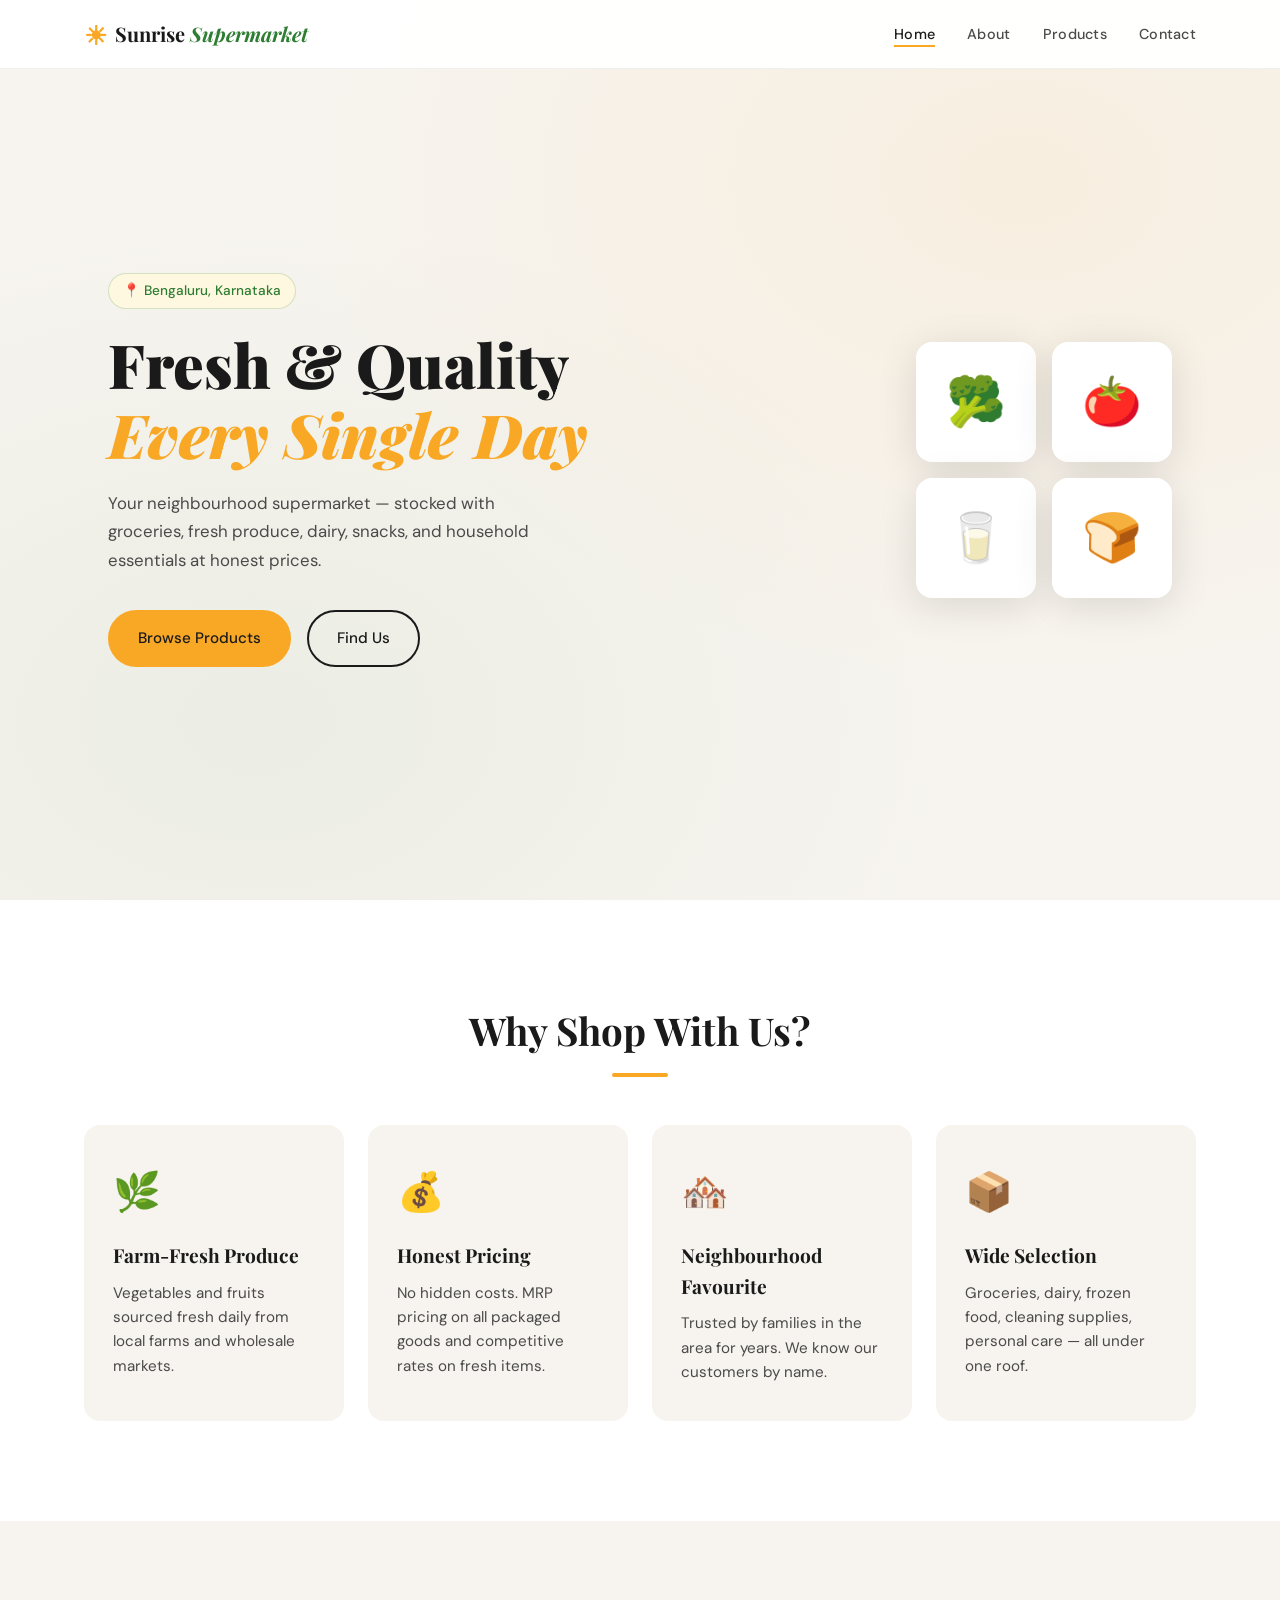
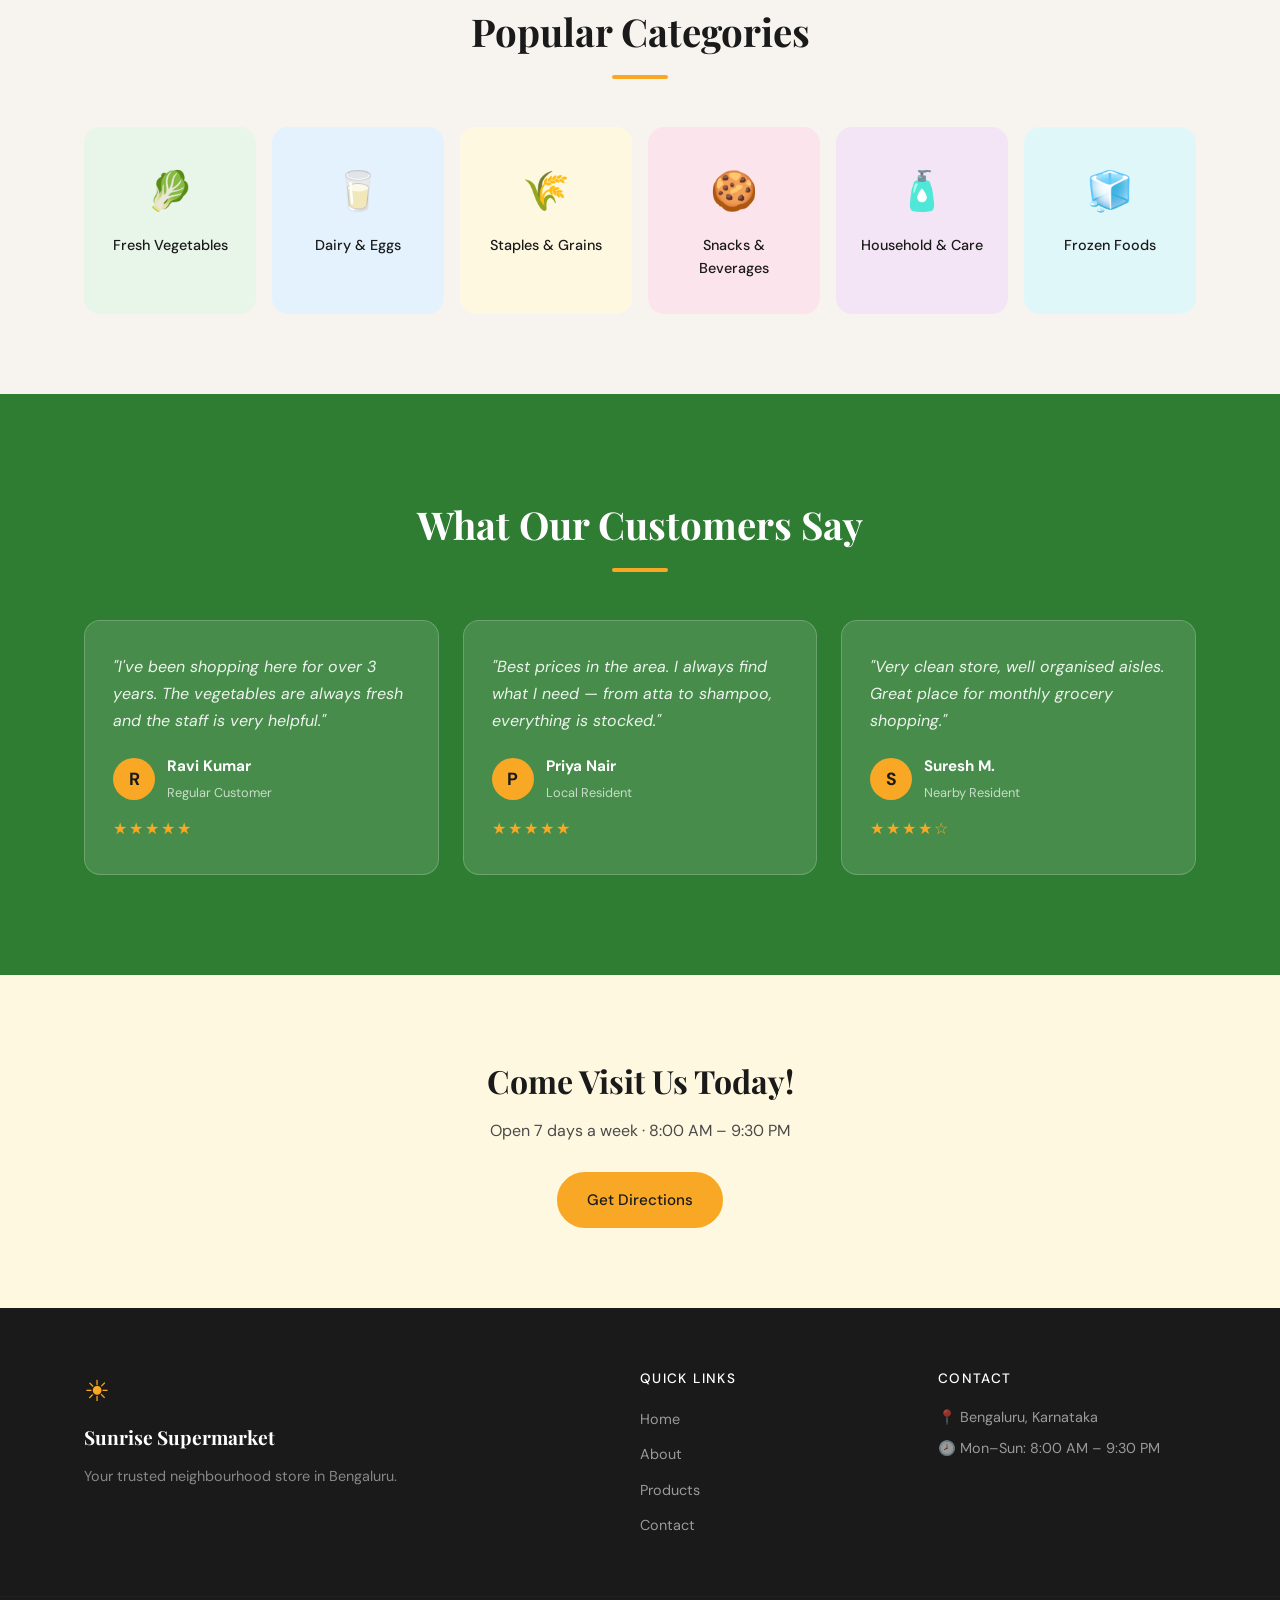
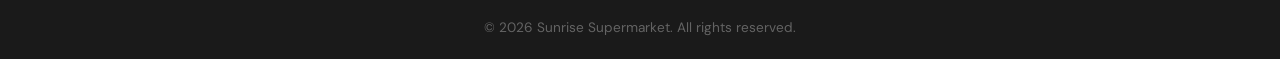
<file: index.html>
<!DOCTYPE html>
<html lang="en">
<head>
  <meta charset="UTF-8" />
  <meta name="viewport" content="width=device-width, initial-scale=1.0" />
  <title>Sunrise Supermarket – Fresh Every Day</title>
  <link rel="stylesheet" href="style.css" />
  <link rel="preconnect" href="https://fonts.googleapis.com" />
  <link href="https://fonts.googleapis.com/css2?family=Playfair+Display:wght@700;900&family=DM+Sans:wght@300;400;500&display=swap" rel="stylesheet" />
</head>
<body>

  <!-- NAV -->
  <nav class="navbar" id="navbar">
    <div class="nav-inner">
      <a href="index.html" class="logo">
        <span class="logo-sun">☀</span>
        <span>Sunrise <em>Supermarket</em></span>
      </a>
      <ul class="nav-links" id="navLinks">
        <li><a href="index.html" class="active">Home</a></li>
        <li><a href="about.html">About</a></li>
        <li><a href="products.html">Products</a></li>
        <li><a href="contact.html">Contact</a></li>
      </ul>
      <button class="hamburger" id="hamburger" aria-label="Menu">
        <span></span><span></span><span></span>
      </button>
    </div>
  </nav>

  <!-- HERO -->
  <header class="hero">
    <div class="hero-bg"></div>
    <div class="hero-content">
      <p class="hero-tag fade-in">📍 Bengaluru, Karnataka</p>
      <h1 class="fade-in delay-1">Fresh &amp; Quality<br><em>Every Single Day</em></h1>
      <p class="hero-sub fade-in delay-2">Your neighbourhood supermarket — stocked with groceries, fresh produce, dairy, snacks, and household essentials at honest prices.</p>
      <div class="hero-btns fade-in delay-3">
        <a href="products.html" class="btn btn-primary">Browse Products</a>
        <a href="contact.html" class="btn btn-outline">Find Us</a>
      </div>
    </div>
    <div class="hero-visual fade-in delay-2">
      <div class="fruit-card">🥦</div>
      <div class="fruit-card fc2">🍅</div>
      <div class="fruit-card fc3">🥛</div>
      <div class="fruit-card fc4">🍞</div>
    </div>
  </header>

  <!-- WHY US -->
  <section class="features">
    <div class="container">
      <h2 class="section-title">Why Shop With Us?</h2>
      <div class="features-grid">
        <div class="feature-card">
          <div class="feat-icon">🌿</div>
          <h3>Farm-Fresh Produce</h3>
          <p>Vegetables and fruits sourced fresh daily from local farms and wholesale markets.</p>
        </div>
        <div class="feature-card">
          <div class="feat-icon">💰</div>
          <h3>Honest Pricing</h3>
          <p>No hidden costs. MRP pricing on all packaged goods and competitive rates on fresh items.</p>
        </div>
        <div class="feature-card">
          <div class="feat-icon">🏘️</div>
          <h3>Neighbourhood Favourite</h3>
          <p>Trusted by families in the area for years. We know our customers by name.</p>
        </div>
        <div class="feature-card">
          <div class="feat-icon">📦</div>
          <h3>Wide Selection</h3>
          <p>Groceries, dairy, frozen food, cleaning supplies, personal care — all under one roof.</p>
        </div>
      </div>
    </div>
  </section>

  <!-- CATEGORIES PREVIEW -->
  <section class="categories">
    <div class="container">
      <h2 class="section-title">Popular Categories</h2>
      <div class="cat-grid">
        <a href="products.html#fresh" class="cat-card" style="--cat-color:#e8f5e9;">
          <span class="cat-emoji">🥬</span>
          <h3>Fresh Vegetables</h3>
        </a>
        <a href="products.html#dairy" class="cat-card" style="--cat-color:#e3f2fd;">
          <span class="cat-emoji">🥛</span>
          <h3>Dairy & Eggs</h3>
        </a>
        <a href="products.html#staples" class="cat-card" style="--cat-color:#fff8e1;">
          <span class="cat-emoji">🌾</span>
          <h3>Staples & Grains</h3>
        </a>
        <a href="products.html#snacks" class="cat-card" style="--cat-color:#fce4ec;">
          <span class="cat-emoji">🍪</span>
          <h3>Snacks & Beverages</h3>
        </a>
        <a href="products.html#household" class="cat-card" style="--cat-color:#f3e5f5;">
          <span class="cat-emoji">🧴</span>
          <h3>Household & Care</h3>
        </a>
        <a href="products.html#frozen" class="cat-card" style="--cat-color:#e0f7fa;">
          <span class="cat-emoji">🧊</span>
          <h3>Frozen Foods</h3>
        </a>
      </div>
    </div>
  </section>

  <!-- TESTIMONIALS -->
  <section class="testimonials">
    <div class="container">
      <h2 class="section-title light">What Our Customers Say</h2>
      <div class="testi-grid">
        <div class="testi-card">
          <p>"I've been shopping here for over 3 years. The vegetables are always fresh and the staff is very helpful."</p>
          <div class="testi-author">
            <div class="avatar">R</div>
            <div>
              <strong>Ravi Kumar</strong>
              <span>Regular Customer</span>
            </div>
          </div>
          <div class="stars">★★★★★</div>
        </div>
        <div class="testi-card">
          <p>"Best prices in the area. I always find what I need — from atta to shampoo, everything is stocked."</p>
          <div class="testi-author">
            <div class="avatar">P</div>
            <div>
              <strong>Priya Nair</strong>
              <span>Local Resident</span>
            </div>
          </div>
          <div class="stars">★★★★★</div>
        </div>
        <div class="testi-card">
          <p>"Very clean store, well organised aisles. Great place for monthly grocery shopping."</p>
          <div class="testi-author">
            <div class="avatar">S</div>
            <div>
              <strong>Suresh M.</strong>
              <span>Nearby Resident</span>
            </div>
          </div>
          <div class="stars">★★★★☆</div>
        </div>
      </div>
    </div>
  </section>

  <!-- CTA -->
  <section class="cta-strip">
    <div class="container">
      <h2>Come Visit Us Today!</h2>
      <p>Open 7 days a week · 8:00 AM – 9:30 PM</p>
      <a href="contact.html" class="btn btn-primary">Get Directions</a>
    </div>
  </section>

  <!-- FOOTER -->
  <footer class="footer">
    <div class="container footer-inner">
      <div class="footer-brand">
        <span class="logo-sun">☀</span>
        <span>Sunrise Supermarket</span>
        <p>Your trusted neighbourhood store in Bengaluru.</p>
      </div>
      <div class="footer-links">
        <h4>Quick Links</h4>
        <ul>
          <li><a href="index.html">Home</a></li>
          <li><a href="about.html">About</a></li>
          <li><a href="products.html">Products</a></li>
          <li><a href="contact.html">Contact</a></li>
        </ul>
      </div>
      <div class="footer-contact">
        <h4>Contact</h4>
        <p>📍 Bengaluru, Karnataka</p>
        <p>🕗 Mon–Sun: 8:00 AM – 9:30 PM</p>
      </div>
    </div>
    <div class="footer-bottom">
      <p>© 2026 Sunrise Supermarket. All rights reserved.</p>
    </div>
  </footer>

  <script src="main.js"></script>
</body>
</html>
</file>
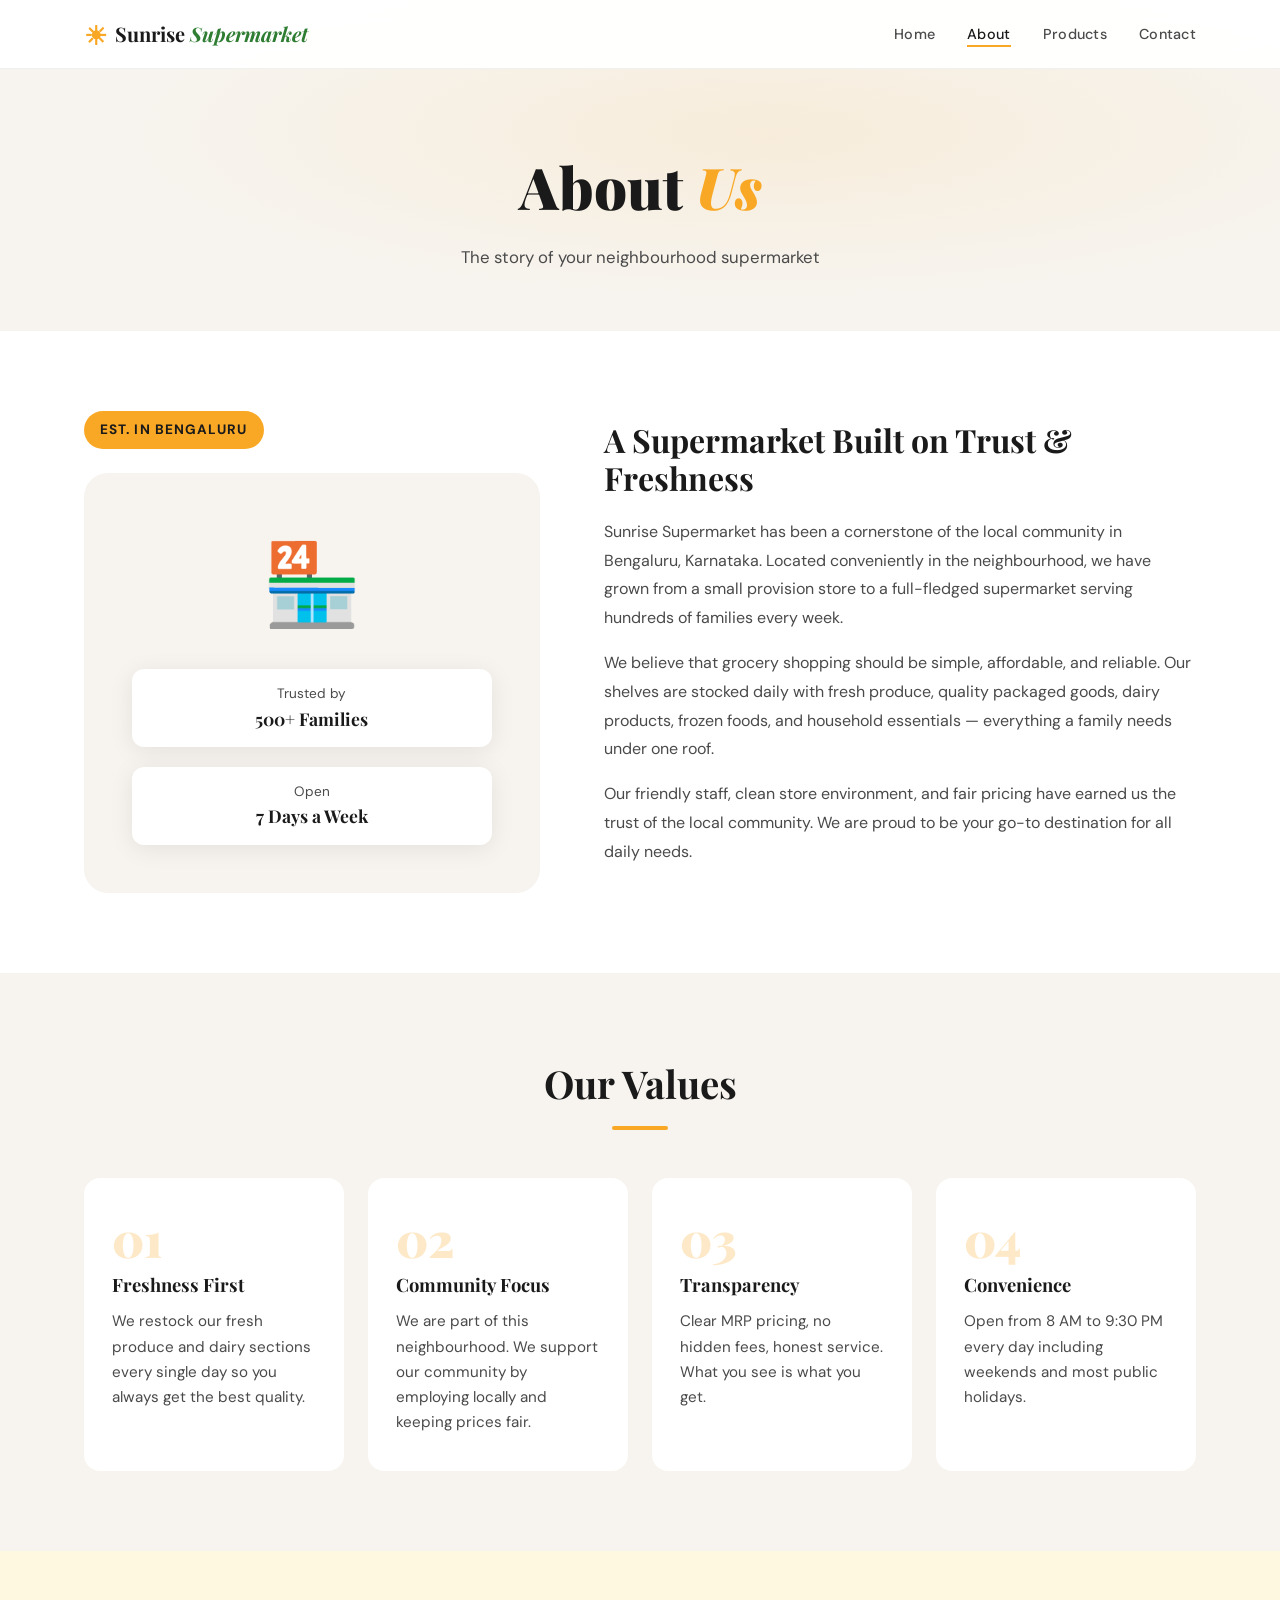
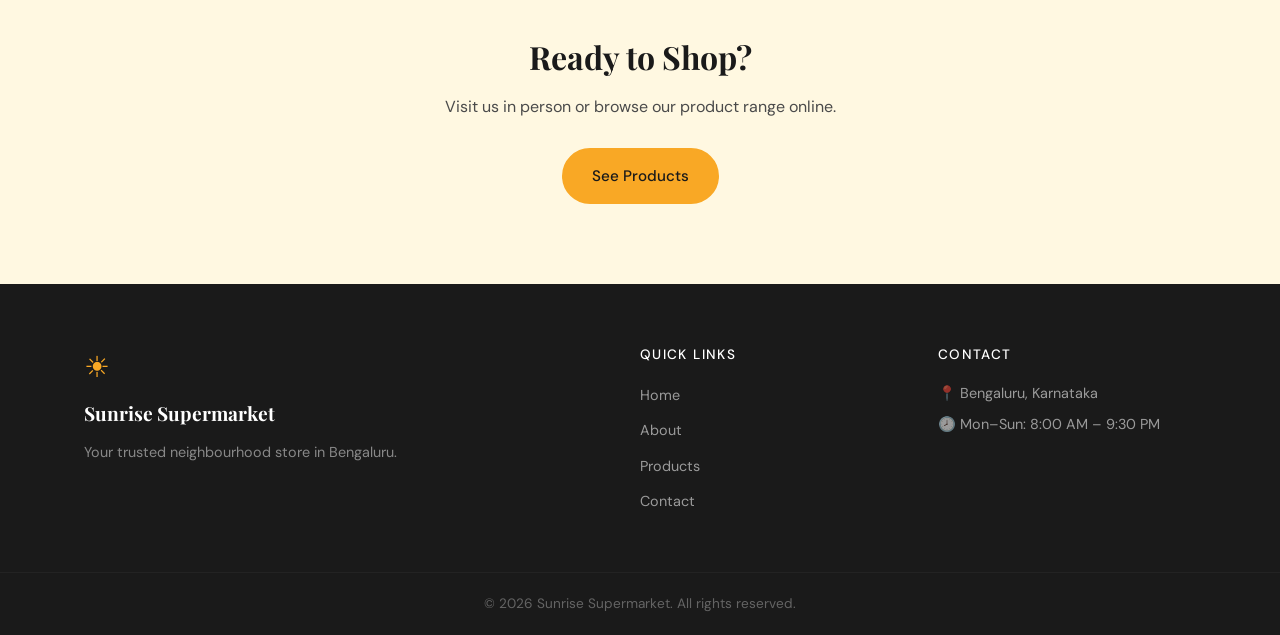
<file: about.html>
<!DOCTYPE html>
<html lang="en">
<head>
  <meta charset="UTF-8" />
  <meta name="viewport" content="width=device-width, initial-scale=1.0" />
  <title>About Us – Sunrise Supermarket</title>
  <link rel="stylesheet" href="style.css" />
  <link rel="preconnect" href="https://fonts.googleapis.com" />
  <link href="https://fonts.googleapis.com/css2?family=Playfair+Display:wght@700;900&family=DM+Sans:wght@300;400;500&display=swap" rel="stylesheet" />
</head>
<body>

  <nav class="navbar" id="navbar">
    <div class="nav-inner">
      <a href="index.html" class="logo">
        <span class="logo-sun">☀</span>
        <span>Sunrise <em>Supermarket</em></span>
      </a>
      <ul class="nav-links" id="navLinks">
        <li><a href="index.html">Home</a></li>
        <li><a href="about.html" class="active">About</a></li>
        <li><a href="products.html">Products</a></li>
        <li><a href="contact.html">Contact</a></li>
      </ul>
      <button class="hamburger" id="hamburger" aria-label="Menu">
        <span></span><span></span><span></span>
      </button>
    </div>
  </nav>

  <div class="page-header">
    <h1>About <em>Us</em></h1>
    <p>The story of your neighbourhood supermarket</p>
  </div>

  <section class="about-section">
    <div class="container about-grid">
      <div class="about-visual">
        <div class="about-badge">Est. in Bengaluru</div>
        <div class="about-graphic">
          <div class="big-emoji">🏪</div>
          <div class="stat-chip">Trusted by<br><strong>500+ Families</strong></div>
          <div class="stat-chip sc2">Open<br><strong>7 Days a Week</strong></div>
        </div>
      </div>
      <div class="about-text">
        <h2>A Supermarket Built on Trust &amp; Freshness</h2>
        <p>Sunrise Supermarket has been a cornerstone of the local community in Bengaluru, Karnataka. Located conveniently in the neighbourhood, we have grown from a small provision store to a full-fledged supermarket serving hundreds of families every week.</p>
        <p>We believe that grocery shopping should be simple, affordable, and reliable. Our shelves are stocked daily with fresh produce, quality packaged goods, dairy products, frozen foods, and household essentials — everything a family needs under one roof.</p>
        <p>Our friendly staff, clean store environment, and fair pricing have earned us the trust of the local community. We are proud to be your go-to destination for all daily needs.</p>
      </div>
    </div>
  </section>

  <section class="values-section">
    <div class="container">
      <h2 class="section-title">Our Values</h2>
      <div class="values-grid">
        <div class="value-card">
          <div class="val-num">01</div>
          <h3>Freshness First</h3>
          <p>We restock our fresh produce and dairy sections every single day so you always get the best quality.</p>
        </div>
        <div class="value-card">
          <div class="val-num">02</div>
          <h3>Community Focus</h3>
          <p>We are part of this neighbourhood. We support our community by employing locally and keeping prices fair.</p>
        </div>
        <div class="value-card">
          <div class="val-num">03</div>
          <h3>Transparency</h3>
          <p>Clear MRP pricing, no hidden fees, honest service. What you see is what you get.</p>
        </div>
        <div class="value-card">
          <div class="val-num">04</div>
          <h3>Convenience</h3>
          <p>Open from 8 AM to 9:30 PM every day including weekends and most public holidays.</p>
        </div>
      </div>
    </div>
  </section>

  <section class="cta-strip">
    <div class="container">
      <h2>Ready to Shop?</h2>
      <p>Visit us in person or browse our product range online.</p>
      <a href="products.html" class="btn btn-primary">See Products</a>
    </div>
  </section>

  <footer class="footer">
    <div class="container footer-inner">
      <div class="footer-brand">
        <span class="logo-sun">☀</span>
        <span>Sunrise Supermarket</span>
        <p>Your trusted neighbourhood store in Bengaluru.</p>
      </div>
      <div class="footer-links">
        <h4>Quick Links</h4>
        <ul>
          <li><a href="index.html">Home</a></li>
          <li><a href="about.html">About</a></li>
          <li><a href="products.html">Products</a></li>
          <li><a href="contact.html">Contact</a></li>
        </ul>
      </div>
      <div class="footer-contact">
        <h4>Contact</h4>
        <p>📍 Bengaluru, Karnataka</p>
        <p>🕗 Mon–Sun: 8:00 AM – 9:30 PM</p>
      </div>
    </div>
    <div class="footer-bottom">
      <p>© 2026 Sunrise Supermarket. All rights reserved.</p>
    </div>
  </footer>

  <script src="main.js"></script>
</body>
</html>
</file>
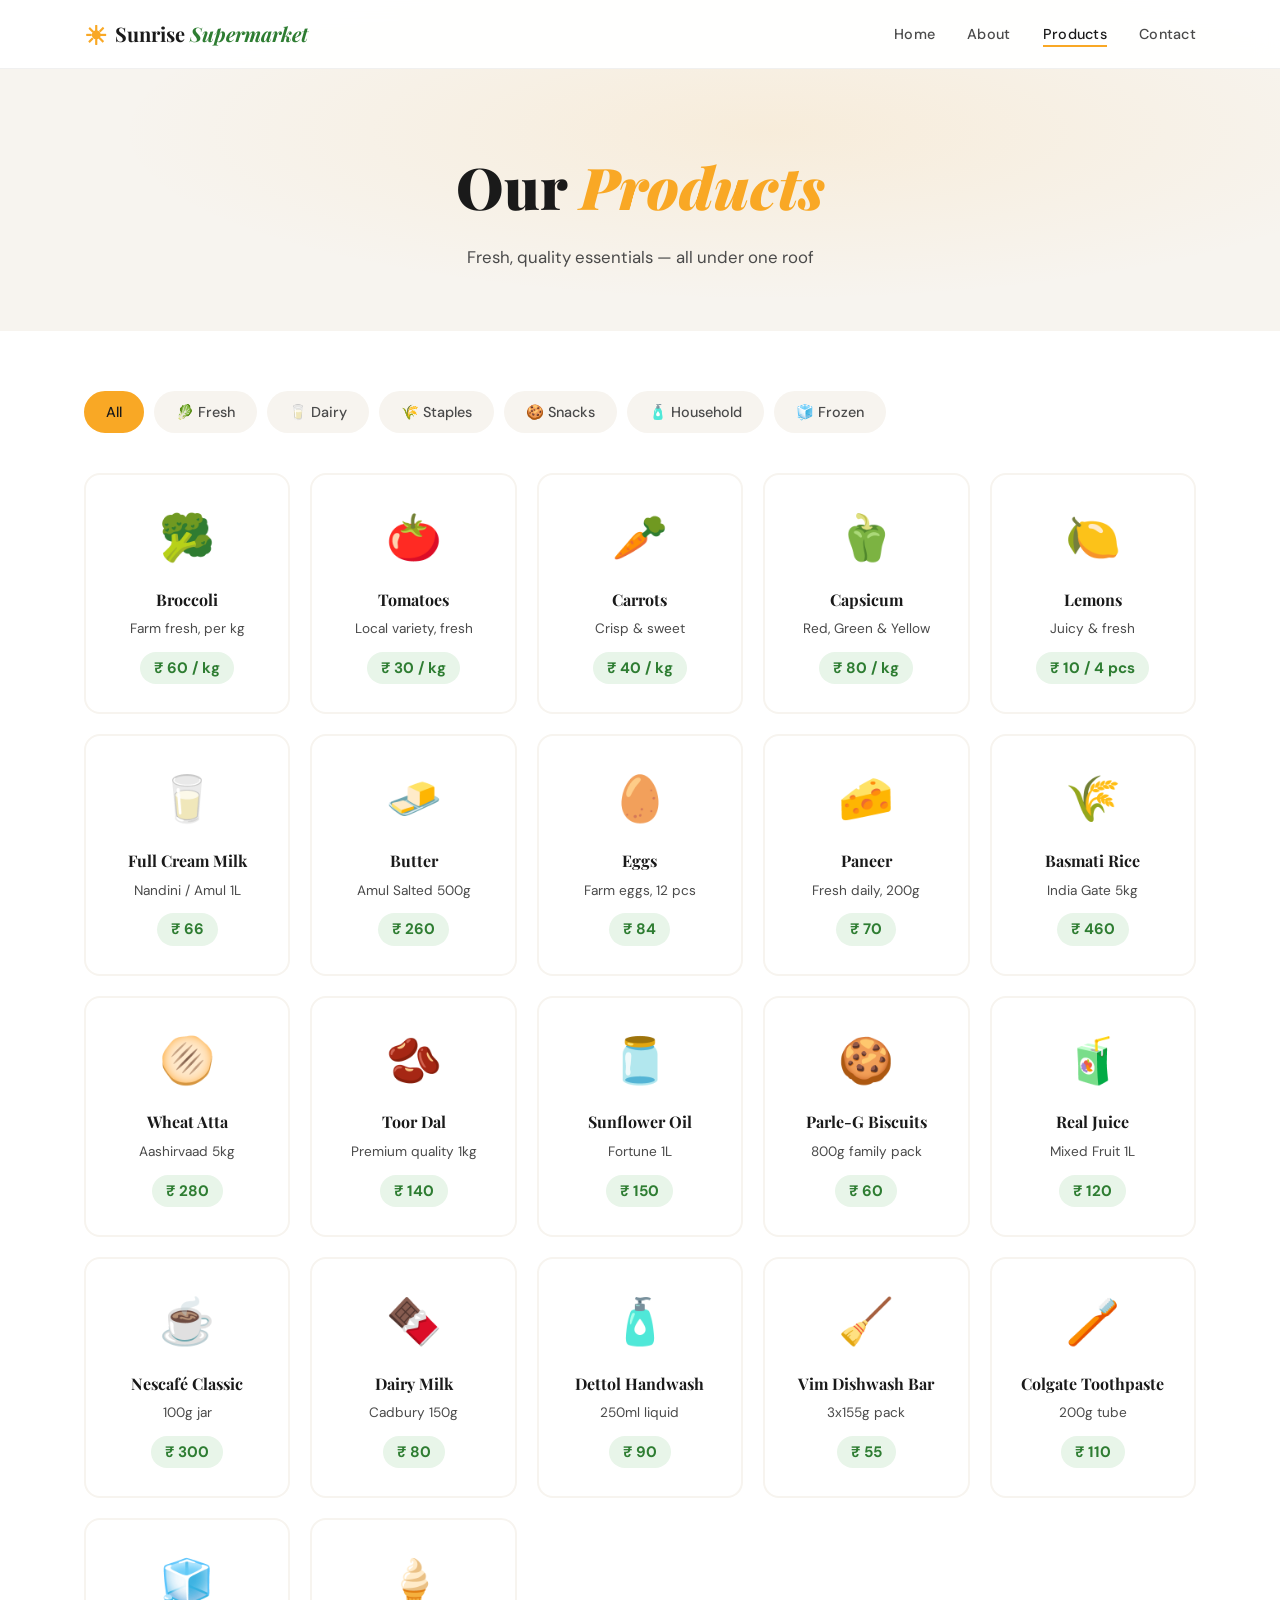
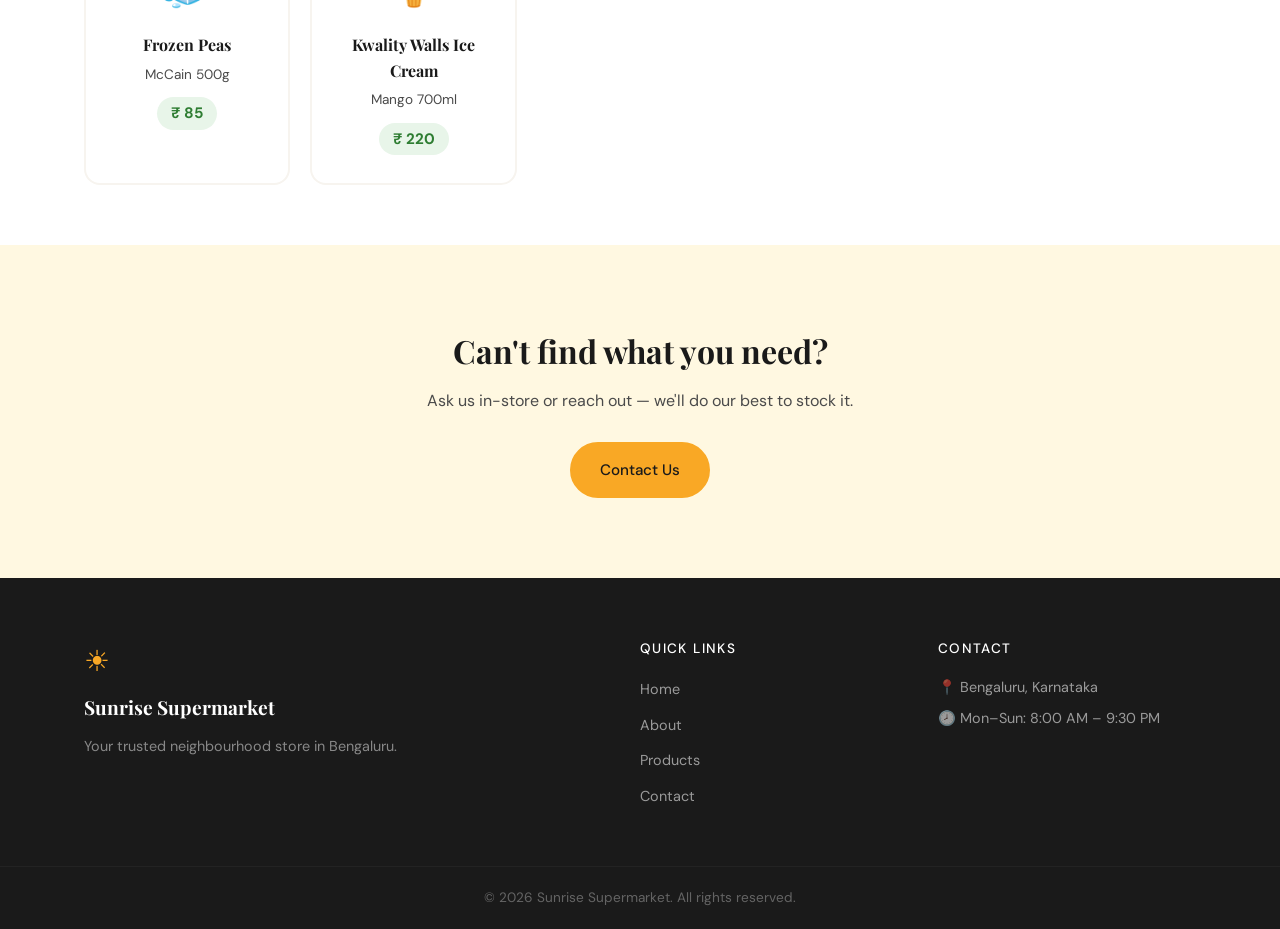
<file: products.html>
<!DOCTYPE html>
<html lang="en">
<head>
  <meta charset="UTF-8" />
  <meta name="viewport" content="width=device-width, initial-scale=1.0" />
  <title>Products – Sunrise Supermarket</title>
  <link rel="stylesheet" href="style.css" />
  <link rel="preconnect" href="https://fonts.googleapis.com" />
  <link href="https://fonts.googleapis.com/css2?family=Playfair+Display:wght@700;900&family=DM+Sans:wght@300;400;500&display=swap" rel="stylesheet" />
</head>
<body>

  <nav class="navbar" id="navbar">
    <div class="nav-inner">
      <a href="index.html" class="logo">
        <span class="logo-sun">☀</span>
        <span>Sunrise <em>Supermarket</em></span>
      </a>
      <ul class="nav-links" id="navLinks">
        <li><a href="index.html">Home</a></li>
        <li><a href="about.html">About</a></li>
        <li><a href="products.html" class="active">Products</a></li>
        <li><a href="contact.html">Contact</a></li>
      </ul>
      <button class="hamburger" id="hamburger" aria-label="Menu">
        <span></span><span></span><span></span>
      </button>
    </div>
  </nav>

  <div class="page-header">
    <h1>Our <em>Products</em></h1>
    <p>Fresh, quality essentials — all under one roof</p>
  </div>

  <!-- FILTER TABS -->
  <section class="products-section">
    <div class="container">
      <div class="filter-tabs">
        <button class="filter-btn active" data-cat="all">All</button>
        <button class="filter-btn" data-cat="fresh">🥬 Fresh</button>
        <button class="filter-btn" data-cat="dairy">🥛 Dairy</button>
        <button class="filter-btn" data-cat="staples">🌾 Staples</button>
        <button class="filter-btn" data-cat="snacks">🍪 Snacks</button>
        <button class="filter-btn" data-cat="household">🧴 Household</button>
        <button class="filter-btn" data-cat="frozen">🧊 Frozen</button>
      </div>

      <div class="products-grid" id="productsGrid">
        <!-- Fresh -->
        <div class="prod-card" data-cat="fresh" id="fresh">
          <div class="prod-emoji">🥦</div>
          <h3>Broccoli</h3>
          <p>Farm fresh, per kg</p>
          <span class="price">₹ 60 / kg</span>
        </div>
        <div class="prod-card" data-cat="fresh">
          <div class="prod-emoji">🍅</div>
          <h3>Tomatoes</h3>
          <p>Local variety, fresh</p>
          <span class="price">₹ 30 / kg</span>
        </div>
        <div class="prod-card" data-cat="fresh">
          <div class="prod-emoji">🥕</div>
          <h3>Carrots</h3>
          <p>Crisp &amp; sweet</p>
          <span class="price">₹ 40 / kg</span>
        </div>
        <div class="prod-card" data-cat="fresh">
          <div class="prod-emoji">🫑</div>
          <h3>Capsicum</h3>
          <p>Red, Green &amp; Yellow</p>
          <span class="price">₹ 80 / kg</span>
        </div>
        <div class="prod-card" data-cat="fresh">
          <div class="prod-emoji">🍋</div>
          <h3>Lemons</h3>
          <p>Juicy &amp; fresh</p>
          <span class="price">₹ 10 / 4 pcs</span>
        </div>

        <!-- Dairy -->
        <div class="prod-card" data-cat="dairy" id="dairy">
          <div class="prod-emoji">🥛</div>
          <h3>Full Cream Milk</h3>
          <p>Nandini / Amul 1L</p>
          <span class="price">₹ 66</span>
        </div>
        <div class="prod-card" data-cat="dairy">
          <div class="prod-emoji">🧈</div>
          <h3>Butter</h3>
          <p>Amul Salted 500g</p>
          <span class="price">₹ 260</span>
        </div>
        <div class="prod-card" data-cat="dairy">
          <div class="prod-emoji">🥚</div>
          <h3>Eggs</h3>
          <p>Farm eggs, 12 pcs</p>
          <span class="price">₹ 84</span>
        </div>
        <div class="prod-card" data-cat="dairy">
          <div class="prod-emoji">🧀</div>
          <h3>Paneer</h3>
          <p>Fresh daily, 200g</p>
          <span class="price">₹ 70</span>
        </div>

        <!-- Staples -->
        <div class="prod-card" data-cat="staples" id="staples">
          <div class="prod-emoji">🌾</div>
          <h3>Basmati Rice</h3>
          <p>India Gate 5kg</p>
          <span class="price">₹ 460</span>
        </div>
        <div class="prod-card" data-cat="staples">
          <div class="prod-emoji">🫓</div>
          <h3>Wheat Atta</h3>
          <p>Aashirvaad 5kg</p>
          <span class="price">₹ 280</span>
        </div>
        <div class="prod-card" data-cat="staples">
          <div class="prod-emoji">🫘</div>
          <h3>Toor Dal</h3>
          <p>Premium quality 1kg</p>
          <span class="price">₹ 140</span>
        </div>
        <div class="prod-card" data-cat="staples">
          <div class="prod-emoji">🫙</div>
          <h3>Sunflower Oil</h3>
          <p>Fortune 1L</p>
          <span class="price">₹ 150</span>
        </div>

        <!-- Snacks -->
        <div class="prod-card" data-cat="snacks" id="snacks">
          <div class="prod-emoji">🍪</div>
          <h3>Parle-G Biscuits</h3>
          <p>800g family pack</p>
          <span class="price">₹ 60</span>
        </div>
        <div class="prod-card" data-cat="snacks">
          <div class="prod-emoji">🧃</div>
          <h3>Real Juice</h3>
          <p>Mixed Fruit 1L</p>
          <span class="price">₹ 120</span>
        </div>
        <div class="prod-card" data-cat="snacks">
          <div class="prod-emoji">☕</div>
          <h3>Nescafé Classic</h3>
          <p>100g jar</p>
          <span class="price">₹ 300</span>
        </div>
        <div class="prod-card" data-cat="snacks">
          <div class="prod-emoji">🍫</div>
          <h3>Dairy Milk</h3>
          <p>Cadbury 150g</p>
          <span class="price">₹ 80</span>
        </div>

        <!-- Household -->
        <div class="prod-card" data-cat="household" id="household">
          <div class="prod-emoji">🧴</div>
          <h3>Dettol Handwash</h3>
          <p>250ml liquid</p>
          <span class="price">₹ 90</span>
        </div>
        <div class="prod-card" data-cat="household">
          <div class="prod-emoji">🧹</div>
          <h3>Vim Dishwash Bar</h3>
          <p>3x155g pack</p>
          <span class="price">₹ 55</span>
        </div>
        <div class="prod-card" data-cat="household">
          <div class="prod-emoji">🪥</div>
          <h3>Colgate Toothpaste</h3>
          <p>200g tube</p>
          <span class="price">₹ 110</span>
        </div>

        <!-- Frozen -->
        <div class="prod-card" data-cat="frozen" id="frozen">
          <div class="prod-emoji">🧊</div>
          <h3>Frozen Peas</h3>
          <p>McCain 500g</p>
          <span class="price">₹ 85</span>
        </div>
        <div class="prod-card" data-cat="frozen">
          <div class="prod-emoji">🍦</div>
          <h3>Kwality Walls Ice Cream</h3>
          <p>Mango 700ml</p>
          <span class="price">₹ 220</span>
        </div>
      </div>
    </div>
  </section>

  <section class="cta-strip">
    <div class="container">
      <h2>Can't find what you need?</h2>
      <p>Ask us in-store or reach out — we'll do our best to stock it.</p>
      <a href="contact.html" class="btn btn-primary">Contact Us</a>
    </div>
  </section>

  <footer class="footer">
    <div class="container footer-inner">
      <div class="footer-brand">
        <span class="logo-sun">☀</span>
        <span>Sunrise Supermarket</span>
        <p>Your trusted neighbourhood store in Bengaluru.</p>
      </div>
      <div class="footer-links">
        <h4>Quick Links</h4>
        <ul>
          <li><a href="index.html">Home</a></li>
          <li><a href="about.html">About</a></li>
          <li><a href="products.html">Products</a></li>
          <li><a href="contact.html">Contact</a></li>
        </ul>
      </div>
      <div class="footer-contact">
        <h4>Contact</h4>
        <p>📍 Bengaluru, Karnataka</p>
        <p>🕗 Mon–Sun: 8:00 AM – 9:30 PM</p>
      </div>
    </div>
    <div class="footer-bottom">
      <p>© 2026 Sunrise Supermarket. All rights reserved.</p>
    </div>
  </footer>

  <script src="main.js"></script>
  <script src="products.js"></script>
</body>
</html>
</file>
<file: style.css>
/* ===== CSS VARIABLES ===== */
:root {
  --sun: #F9A825;
  --sun-light: #FFF8E1;
  --green: #2E7D32;
  --green-light: #E8F5E9;
  --dark: #1A1A1A;
  --mid: #4A4A4A;
  --light: #F7F4EF;
  --white: #FFFFFF;
  --radius: 16px;
  --shadow: 0 4px 24px rgba(0,0,0,0.08);
  --shadow-lg: 0 8px 40px rgba(0,0,0,0.12);
  --font-display: 'Playfair Display', Georgia, serif;
  --font-body: 'DM Sans', sans-serif;
  --transition: all 0.3s cubic-bezier(0.4, 0, 0.2, 1);
}

/* ===== RESET & BASE ===== */
*, *::before, *::after { box-sizing: border-box; margin: 0; padding: 0; }

html { scroll-behavior: smooth; }

body {
  font-family: var(--font-body);
  color: var(--dark);
  background: var(--white);
  line-height: 1.6;
  overflow-x: hidden;
}

a { text-decoration: none; color: inherit; }
ul { list-style: none; }
img { max-width: 100%; }

.container {
  max-width: 1160px;
  margin: 0 auto;
  padding: 0 24px;
}

/* ===== NAVBAR ===== */
.navbar {
  position: fixed;
  top: 0; left: 0; right: 0;
  z-index: 1000;
  background: rgba(255,255,255,0.95);
  backdrop-filter: blur(12px);
  border-bottom: 1px solid rgba(0,0,0,0.06);
  transition: var(--transition);
}

.navbar.scrolled {
  box-shadow: var(--shadow);
}

.nav-inner {
  max-width: 1160px;
  margin: 0 auto;
  padding: 0 24px;
  height: 68px;
  display: flex;
  align-items: center;
  justify-content: space-between;
}

.logo {
  display: flex;
  align-items: center;
  gap: 8px;
  font-family: var(--font-display);
  font-size: 1.25rem;
  font-weight: 700;
  color: var(--dark);
}

.logo-sun {
  font-size: 1.6rem;
  color: var(--sun);
  animation: spin-slow 8s linear infinite;
}

@keyframes spin-slow {
  from { transform: rotate(0deg); }
  to { transform: rotate(360deg); }
}

.logo em {
  font-style: italic;
  color: var(--green);
}

.nav-links {
  display: flex;
  gap: 32px;
}

.nav-links a {
  font-size: 0.9rem;
  font-weight: 500;
  color: var(--mid);
  letter-spacing: 0.02em;
  position: relative;
  transition: var(--transition);
}

.nav-links a::after {
  content: '';
  position: absolute;
  bottom: -4px; left: 0; right: 0;
  height: 2px;
  background: var(--sun);
  transform: scaleX(0);
  transition: var(--transition);
}

.nav-links a:hover, .nav-links a.active {
  color: var(--dark);
}

.nav-links a:hover::after, .nav-links a.active::after {
  transform: scaleX(1);
}

.hamburger {
  display: none;
  flex-direction: column;
  gap: 5px;
  background: none;
  border: none;
  cursor: pointer;
  padding: 4px;
}

.hamburger span {
  display: block;
  width: 24px; height: 2px;
  background: var(--dark);
  border-radius: 2px;
  transition: var(--transition);
}

/* ===== HERO ===== */
.hero {
  min-height: 100vh;
  display: flex;
  align-items: center;
  justify-content: space-between;
  padding: 100px 48px 60px;
  max-width: 1160px;
  margin: 0 auto;
  gap: 40px;
  position: relative;
}

.hero-bg {
  position: fixed;
  top: 0; left: 0; right: 0; bottom: 0;
  z-index: -1;
  background:
    radial-gradient(ellipse at 80% 20%, rgba(249,168,37,0.08) 0%, transparent 50%),
    radial-gradient(ellipse at 20% 80%, rgba(46,125,50,0.06) 0%, transparent 50%),
    var(--light);
}

.hero-content {
  flex: 1;
  max-width: 560px;
}

.hero-tag {
  display: inline-block;
  background: var(--sun-light);
  color: var(--green);
  font-size: 0.85rem;
  font-weight: 500;
  padding: 6px 14px;
  border-radius: 50px;
  margin-bottom: 20px;
  border: 1px solid rgba(46,125,50,0.2);
}

.hero h1 {
  font-family: var(--font-display);
  font-size: clamp(2.4rem, 5vw, 3.8rem);
  line-height: 1.15;
  color: var(--dark);
  margin-bottom: 20px;
  font-weight: 900;
}

.hero h1 em {
  color: var(--sun);
  font-style: italic;
}

.hero-sub {
  font-size: 1.05rem;
  color: var(--mid);
  line-height: 1.7;
  margin-bottom: 36px;
  max-width: 440px;
}

.hero-btns {
  display: flex;
  gap: 16px;
  flex-wrap: wrap;
}

.hero-visual {
  display: grid;
  grid-template-columns: 1fr 1fr;
  gap: 16px;
  flex-shrink: 0;
}

.fruit-card {
  width: 120px;
  height: 120px;
  background: var(--white);
  border-radius: var(--radius);
  box-shadow: var(--shadow-lg);
  display: flex;
  align-items: center;
  justify-content: center;
  font-size: 3rem;
  transition: var(--transition);
  animation: float 3s ease-in-out infinite;
}

.fruit-card:hover { transform: scale(1.08); }
.fc2 { animation-delay: 0.5s; }
.fc3 { animation-delay: 1s; }
.fc4 { animation-delay: 1.5s; }

@keyframes float {
  0%, 100% { transform: translateY(0); }
  50% { transform: translateY(-8px); }
}

/* ===== BUTTONS ===== */
.btn {
  display: inline-flex;
  align-items: center;
  gap: 8px;
  padding: 14px 28px;
  border-radius: 50px;
  font-family: var(--font-body);
  font-size: 0.95rem;
  font-weight: 500;
  cursor: pointer;
  transition: var(--transition);
  border: 2px solid transparent;
}

.btn-primary {
  background: var(--sun);
  color: var(--dark);
  border-color: var(--sun);
}

.btn-primary:hover {
  background: #e69900;
  border-color: #e69900;
  transform: translateY(-2px);
  box-shadow: 0 8px 24px rgba(249,168,37,0.35);
}

.btn-outline {
  background: transparent;
  color: var(--dark);
  border-color: var(--dark);
}

.btn-outline:hover {
  background: var(--dark);
  color: var(--white);
  transform: translateY(-2px);
}

.full-w { width: 100%; justify-content: center; }

/* ===== SECTION TITLE ===== */
.section-title {
  font-family: var(--font-display);
  font-size: clamp(1.8rem, 3vw, 2.6rem);
  font-weight: 700;
  text-align: center;
  margin-bottom: 48px;
  color: var(--dark);
  position: relative;
}

.section-title.light { color: var(--white); }

.section-title::after {
  content: '';
  display: block;
  width: 56px;
  height: 4px;
  background: var(--sun);
  border-radius: 2px;
  margin: 12px auto 0;
}

/* ===== FEATURES ===== */
.features {
  padding: 100px 0;
  background: var(--white);
}

.features-grid {
  display: grid;
  grid-template-columns: repeat(auto-fit, minmax(240px, 1fr));
  gap: 24px;
}

.feature-card {
  background: var(--light);
  border-radius: var(--radius);
  padding: 36px 28px;
  transition: var(--transition);
  border: 1px solid transparent;
}

.feature-card:hover {
  transform: translateY(-6px);
  box-shadow: var(--shadow-lg);
  border-color: var(--sun);
}

.feat-icon {
  font-size: 2.4rem;
  margin-bottom: 16px;
}

.feature-card h3 {
  font-family: var(--font-display);
  font-size: 1.2rem;
  margin-bottom: 10px;
  font-weight: 700;
}

.feature-card p {
  color: var(--mid);
  font-size: 0.95rem;
  line-height: 1.6;
}

/* ===== CATEGORIES ===== */
.categories {
  padding: 80px 0;
  background: var(--light);
}

.cat-grid {
  display: grid;
  grid-template-columns: repeat(auto-fit, minmax(160px, 1fr));
  gap: 16px;
}

.cat-card {
  background: var(--cat-color, #fff);
  border-radius: var(--radius);
  padding: 32px 20px;
  text-align: center;
  transition: var(--transition);
  display: block;
  border: 2px solid transparent;
}

.cat-card:hover {
  transform: translateY(-4px);
  box-shadow: var(--shadow);
  border-color: var(--sun);
}

.cat-emoji {
  font-size: 2.4rem;
  display: block;
  margin-bottom: 12px;
}

.cat-card h3 {
  font-size: 0.9rem;
  font-weight: 500;
  color: var(--dark);
}

/* ===== TESTIMONIALS ===== */
.testimonials {
  padding: 100px 0;
  background: var(--green);
}

.testi-grid {
  display: grid;
  grid-template-columns: repeat(auto-fit, minmax(280px, 1fr));
  gap: 24px;
}

.testi-card {
  background: rgba(255,255,255,0.12);
  backdrop-filter: blur(8px);
  border: 1px solid rgba(255,255,255,0.2);
  border-radius: var(--radius);
  padding: 32px 28px;
  color: var(--white);
  transition: var(--transition);
}

.testi-card:hover {
  background: rgba(255,255,255,0.18);
  transform: translateY(-4px);
}

.testi-card p {
  font-size: 1rem;
  line-height: 1.7;
  margin-bottom: 20px;
  font-style: italic;
  opacity: 0.9;
}

.testi-author {
  display: flex;
  align-items: center;
  gap: 12px;
  margin-bottom: 12px;
}

.avatar {
  width: 42px; height: 42px;
  background: var(--sun);
  border-radius: 50%;
  display: flex;
  align-items: center;
  justify-content: center;
  font-weight: 700;
  font-size: 1.1rem;
  color: var(--dark);
  flex-shrink: 0;
}

.testi-author strong {
  display: block;
  font-size: 0.95rem;
}

.testi-author span {
  font-size: 0.8rem;
  opacity: 0.7;
}

.stars {
  color: var(--sun);
  font-size: 1rem;
  letter-spacing: 2px;
}

/* ===== CTA STRIP ===== */
.cta-strip {
  padding: 80px 0;
  background: var(--sun-light);
  text-align: center;
}

.cta-strip h2 {
  font-family: var(--font-display);
  font-size: 2rem;
  font-weight: 700;
  margin-bottom: 12px;
}

.cta-strip p {
  color: var(--mid);
  margin-bottom: 28px;
  font-size: 1rem;
}

/* ===== FOOTER ===== */
.footer {
  background: var(--dark);
  color: rgba(255,255,255,0.8);
  padding: 60px 0 0;
}

.footer-inner {
  display: grid;
  grid-template-columns: 2fr 1fr 1fr;
  gap: 40px;
  padding-bottom: 48px;
}

.footer-brand {
  display: flex;
  flex-direction: column;
  gap: 8px;
}

.footer-brand .logo-sun {
  font-size: 1.8rem;
}

.footer-brand span:last-of-type {
  font-family: var(--font-display);
  font-size: 1.2rem;
  color: var(--white);
  font-weight: 700;
}

.footer-brand p {
  font-size: 0.9rem;
  opacity: 0.6;
  margin-top: 4px;
}

.footer-links h4, .footer-contact h4 {
  color: var(--white);
  font-size: 0.85rem;
  text-transform: uppercase;
  letter-spacing: 0.1em;
  margin-bottom: 16px;
  font-weight: 500;
}

.footer-links li {
  margin-bottom: 10px;
}

.footer-links a {
  font-size: 0.9rem;
  opacity: 0.7;
  transition: var(--transition);
}

.footer-links a:hover {
  opacity: 1;
  color: var(--sun);
}

.footer-contact p {
  font-size: 0.9rem;
  opacity: 0.7;
  margin-bottom: 8px;
}

.footer-bottom {
  border-top: 1px solid rgba(255,255,255,0.1);
  text-align: center;
  padding: 20px;
  font-size: 0.85rem;
  opacity: 0.4;
}

/* ===== PAGE HEADER ===== */
.page-header {
  padding: 140px 48px 60px;
  text-align: center;
  background: var(--light);
  background-image: radial-gradient(ellipse at 60% 40%, rgba(249,168,37,0.1) 0%, transparent 60%);
}

.page-header h1 {
  font-family: var(--font-display);
  font-size: clamp(2.4rem, 5vw, 3.6rem);
  font-weight: 900;
  margin-bottom: 12px;
}

.page-header h1 em {
  color: var(--sun);
  font-style: italic;
}

.page-header p {
  font-size: 1.05rem;
  color: var(--mid);
}

/* ===== ABOUT PAGE ===== */
.about-section {
  padding: 80px 0;
}

.about-grid {
  display: grid;
  grid-template-columns: 1fr 1.3fr;
  gap: 64px;
  align-items: center;
}

.about-visual {
  position: relative;
}

.about-badge {
  background: var(--sun);
  color: var(--dark);
  font-weight: 700;
  font-size: 0.85rem;
  padding: 8px 16px;
  border-radius: 50px;
  display: inline-block;
  margin-bottom: 24px;
  text-transform: uppercase;
  letter-spacing: 0.08em;
}

.about-graphic {
  background: var(--light);
  border-radius: 24px;
  padding: 48px;
  display: flex;
  flex-direction: column;
  align-items: center;
  gap: 20px;
  position: relative;
}

.big-emoji {
  font-size: 5rem;
}

.stat-chip {
  background: var(--white);
  border-radius: 12px;
  padding: 14px 20px;
  text-align: center;
  box-shadow: var(--shadow);
  font-size: 0.85rem;
  color: var(--mid);
  width: 100%;
}

.stat-chip strong {
  display: block;
  font-size: 1.1rem;
  color: var(--dark);
  font-family: var(--font-display);
  font-weight: 700;
}

.about-text h2 {
  font-family: var(--font-display);
  font-size: clamp(1.6rem, 2.5vw, 2.2rem);
  font-weight: 700;
  margin-bottom: 20px;
  line-height: 1.2;
}

.about-text p {
  color: var(--mid);
  font-size: 1rem;
  line-height: 1.8;
  margin-bottom: 16px;
}

.values-section {
  padding: 80px 0;
  background: var(--light);
}

.values-grid {
  display: grid;
  grid-template-columns: repeat(auto-fit, minmax(220px, 1fr));
  gap: 24px;
}

.value-card {
  background: var(--white);
  border-radius: var(--radius);
  padding: 36px 28px;
  transition: var(--transition);
}

.value-card:hover {
  transform: translateY(-6px);
  box-shadow: var(--shadow-lg);
}

.val-num {
  font-family: var(--font-display);
  font-size: 3rem;
  font-weight: 900;
  color: rgba(249,168,37,0.25);
  line-height: 1;
  margin-bottom: 8px;
}

.value-card h3 {
  font-family: var(--font-display);
  font-size: 1.15rem;
  font-weight: 700;
  margin-bottom: 10px;
}

.value-card p {
  color: var(--mid);
  font-size: 0.95rem;
  line-height: 1.65;
}

/* ===== PRODUCTS PAGE ===== */
.products-section {
  padding: 60px 0;
}

.filter-tabs {
  display: flex;
  gap: 10px;
  flex-wrap: wrap;
  margin-bottom: 40px;
}

.filter-btn {
  background: var(--light);
  border: 2px solid transparent;
  border-radius: 50px;
  padding: 10px 20px;
  font-family: var(--font-body);
  font-size: 0.9rem;
  font-weight: 500;
  cursor: pointer;
  transition: var(--transition);
  color: var(--mid);
}

.filter-btn.active, .filter-btn:hover {
  background: var(--sun);
  color: var(--dark);
  border-color: var(--sun);
}

.products-grid {
  display: grid;
  grid-template-columns: repeat(auto-fill, minmax(200px, 1fr));
  gap: 20px;
}

.prod-card {
  background: var(--white);
  border: 2px solid var(--light);
  border-radius: var(--radius);
  padding: 28px 20px;
  text-align: center;
  transition: var(--transition);
}

.prod-card:hover {
  border-color: var(--sun);
  transform: translateY(-4px);
  box-shadow: var(--shadow);
}

.prod-card.hidden {
  display: none;
}

.prod-emoji {
  font-size: 2.8rem;
  margin-bottom: 12px;
}

.prod-card h3 {
  font-family: var(--font-display);
  font-size: 1rem;
  font-weight: 700;
  margin-bottom: 6px;
}

.prod-card p {
  font-size: 0.85rem;
  color: var(--mid);
  margin-bottom: 12px;
}

.price {
  display: inline-block;
  background: var(--green-light);
  color: var(--green);
  font-weight: 700;
  font-size: 0.95rem;
  padding: 4px 14px;
  border-radius: 50px;
}

/* ===== CONTACT PAGE ===== */
.contact-section {
  padding: 60px 0;
}

.contact-grid {
  display: grid;
  grid-template-columns: 1fr 1.2fr;
  gap: 56px;
  align-items: start;
  margin-bottom: 48px;
}

.contact-info h2 {
  font-family: var(--font-display);
  font-size: 1.8rem;
  font-weight: 700;
  margin-bottom: 16px;
  line-height: 1.2;
}

.contact-info > p {
  color: var(--mid);
  line-height: 1.7;
  margin-bottom: 32px;
}

.info-cards {
  display: flex;
  flex-direction: column;
  gap: 16px;
}

.info-card {
  background: var(--light);
  border-radius: var(--radius);
  padding: 20px;
  display: flex;
  gap: 16px;
  align-items: flex-start;
}

.info-icon {
  font-size: 1.5rem;
  flex-shrink: 0;
}

.info-card h4 {
  font-size: 0.85rem;
  text-transform: uppercase;
  letter-spacing: 0.06em;
  margin-bottom: 4px;
  font-weight: 600;
  color: var(--mid);
}

.info-card p {
  font-size: 0.95rem;
  color: var(--dark);
}

.map-link {
  color: var(--green);
  font-weight: 600;
  font-size: 0.95rem;
  text-decoration: underline;
  text-underline-offset: 3px;
}

.contact-form-wrap {
  background: var(--light);
  border-radius: 24px;
  padding: 40px;
}

.contact-form h3 {
  font-family: var(--font-display);
  font-size: 1.4rem;
  font-weight: 700;
  margin-bottom: 28px;
}

.form-group {
  margin-bottom: 20px;
}

.form-group label {
  display: block;
  font-size: 0.85rem;
  font-weight: 500;
  margin-bottom: 8px;
  color: var(--mid);
  text-transform: uppercase;
  letter-spacing: 0.04em;
}

.form-group input,
.form-group textarea {
  width: 100%;
  background: var(--white);
  border: 2px solid transparent;
  border-radius: 12px;
  padding: 14px 16px;
  font-family: var(--font-body);
  font-size: 0.95rem;
  color: var(--dark);
  transition: var(--transition);
  outline: none;
}

.form-group input:focus,
.form-group textarea:focus {
  border-color: var(--sun);
  box-shadow: 0 0 0 4px rgba(249,168,37,0.12);
}

.form-group textarea { resize: vertical; }

.form-success {
  display: none;
  margin-top: 16px;
  background: var(--green-light);
  color: var(--green);
  border-radius: 12px;
  padding: 16px;
  font-size: 0.95rem;
  font-weight: 500;
}

.map-container {
  margin-top: 0;
}

/* ===== ANIMATIONS ===== */
.fade-in {
  opacity: 0;
  transform: translateY(20px);
  animation: fadeUp 0.7s ease forwards;
}

.delay-1 { animation-delay: 0.15s; }
.delay-2 { animation-delay: 0.3s; }
.delay-3 { animation-delay: 0.45s; }

@keyframes fadeUp {
  to { opacity: 1; transform: translateY(0); }
}

/* ===== RESPONSIVE ===== */
@media (max-width: 900px) {
  .hero {
    flex-direction: column;
    padding: 100px 24px 60px;
    text-align: center;
  }

  .hero-btns { justify-content: center; }
  .hero-sub { margin: 0 auto 36px; }
  .hero-visual { display: none; }

  .about-grid,
  .contact-grid {
    grid-template-columns: 1fr;
    gap: 40px;
  }

  .footer-inner {
    grid-template-columns: 1fr 1fr;
  }

  .footer-brand { grid-column: 1 / -1; }
}

@media (max-width: 640px) {
  .nav-links {
    display: none;
    position: absolute;
    top: 68px; left: 0; right: 0;
    background: var(--white);
    flex-direction: column;
    padding: 20px 24px;
    gap: 16px;
    border-bottom: 1px solid rgba(0,0,0,0.08);
    box-shadow: var(--shadow);
  }

  .nav-links.open { display: flex; }

  .hamburger { display: flex; }

  .footer-inner { grid-template-columns: 1fr; }

  .contact-form-wrap { padding: 28px 20px; }

  .page-header { padding: 120px 24px 48px; }
}
</file>
